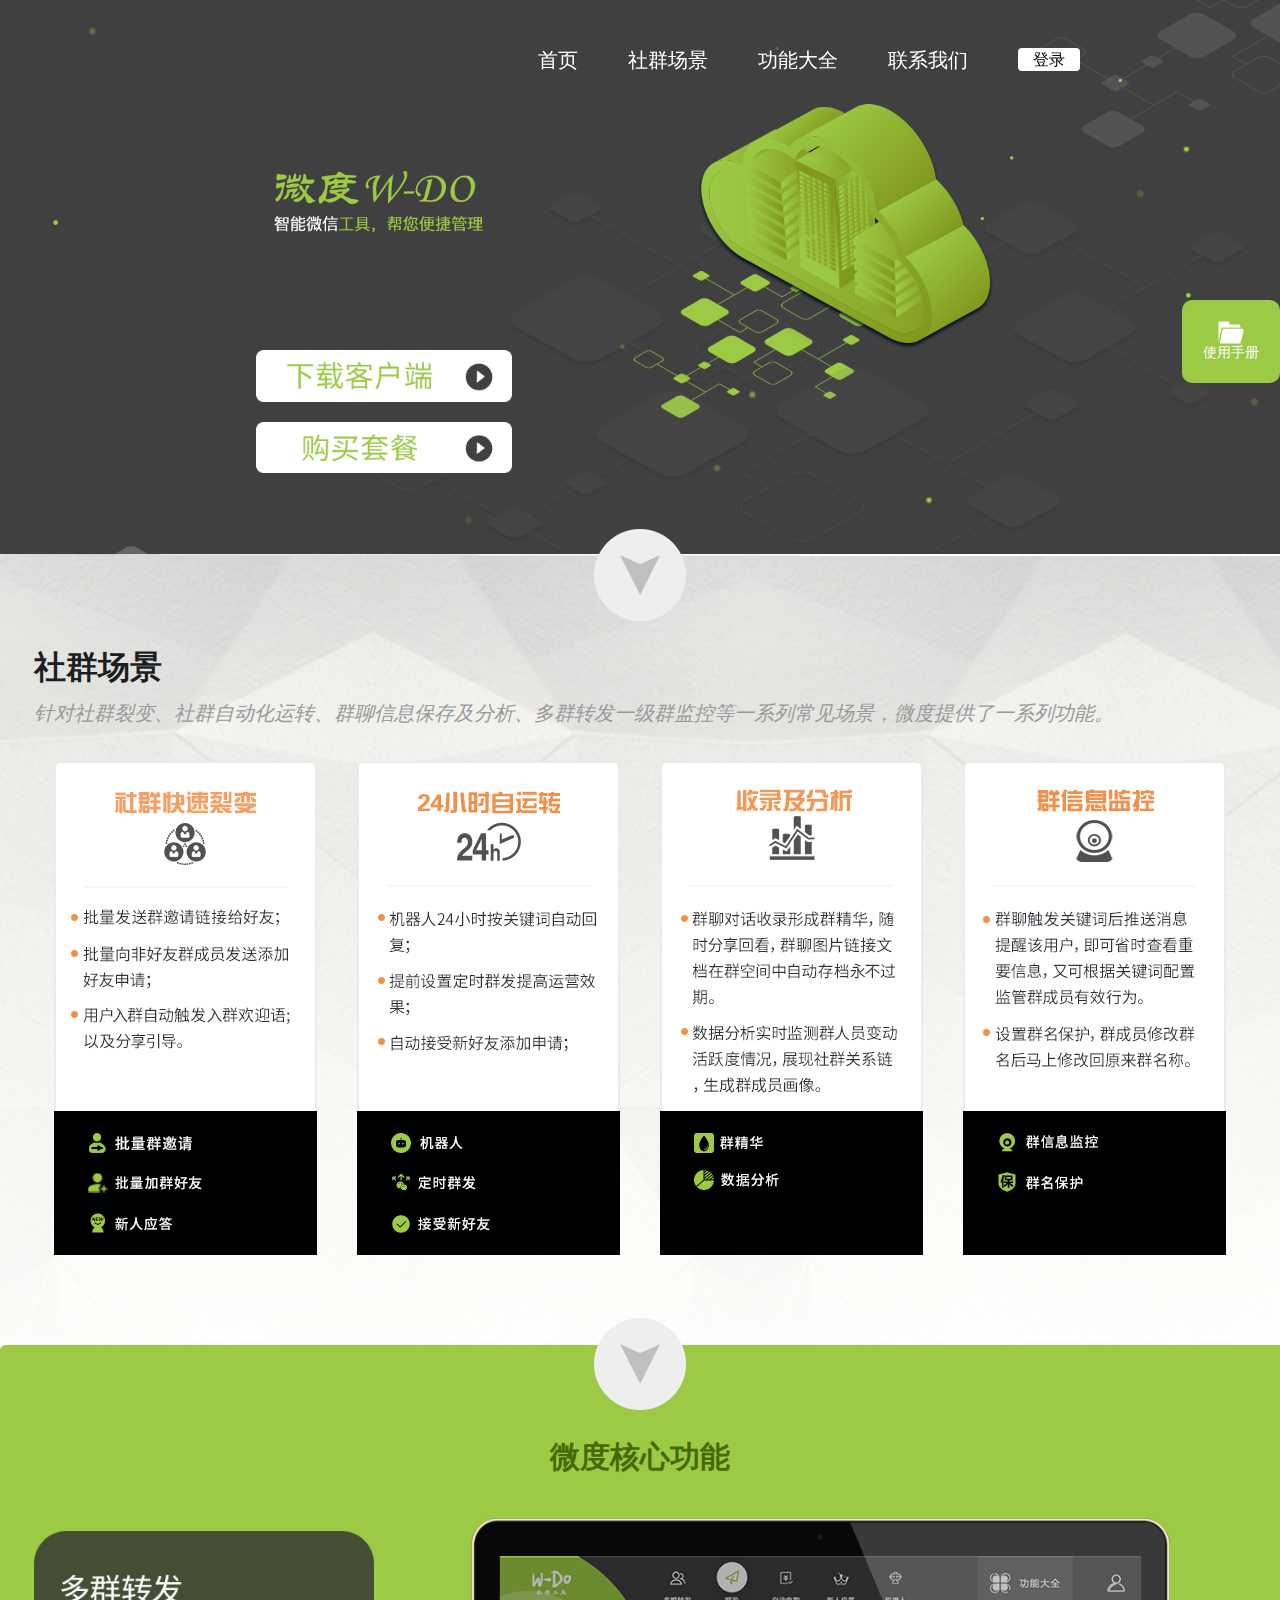
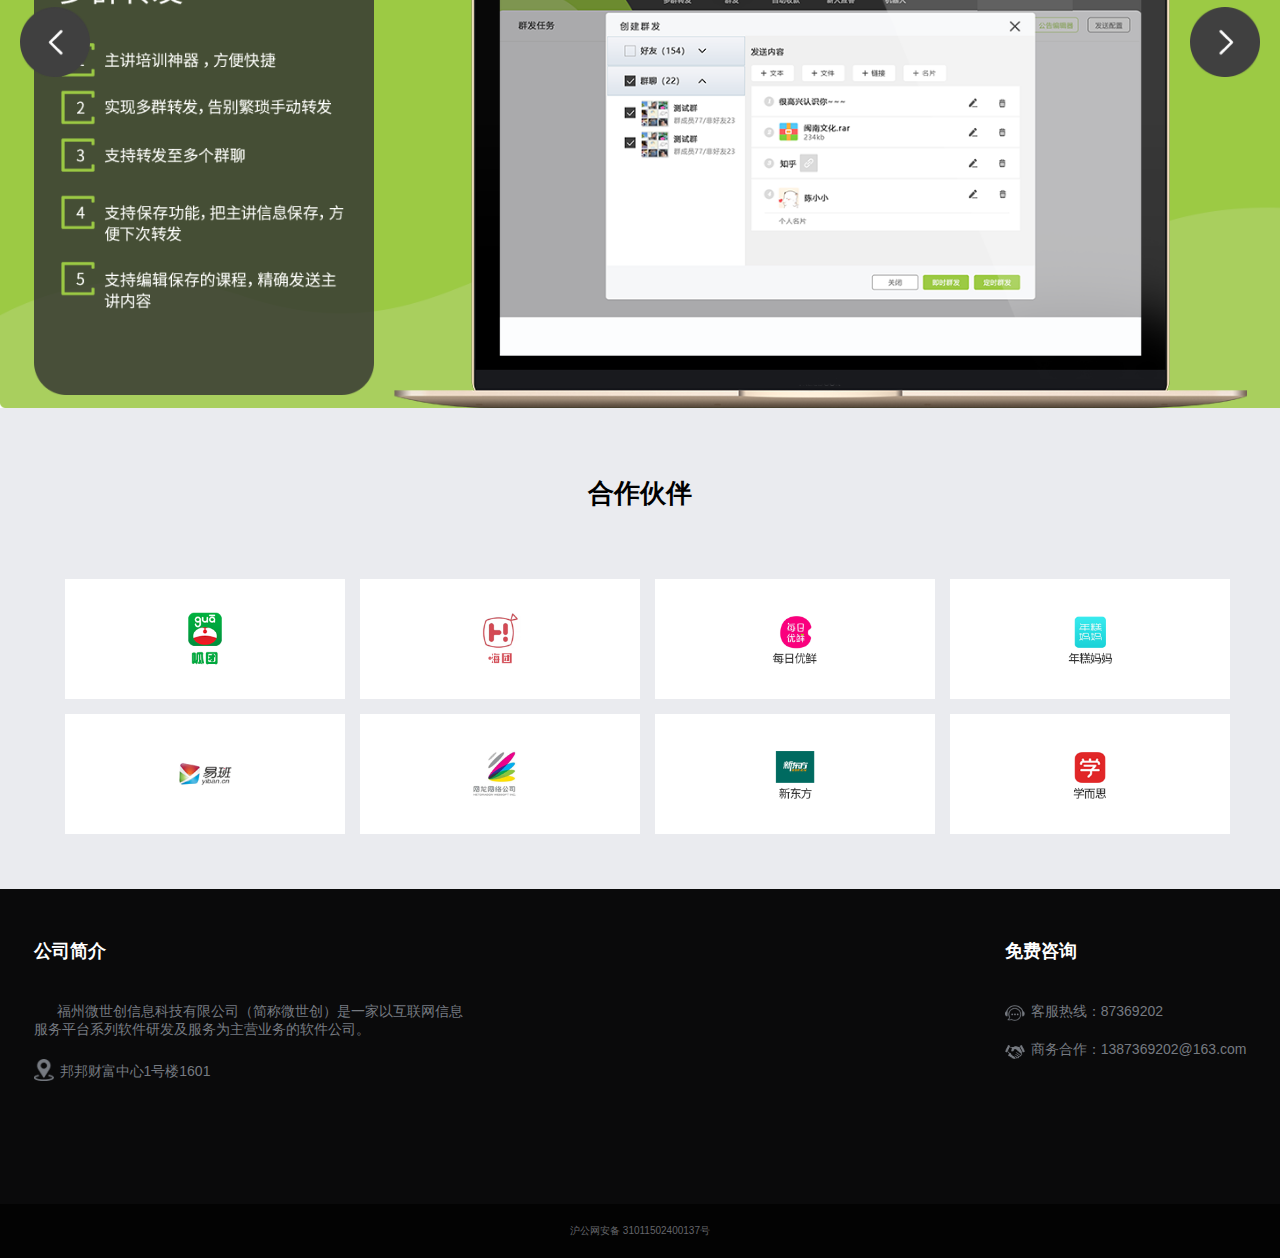
<file: wedo_web/index.html>
<!DOCTYPE html>
<html lang="en">

<head>
    <meta charset="UTF-8">
    <!-- <meta name="viewport" content="width=device-width, initial-scale=1.0"> -->
    <meta http-equiv="X-UA-Compatible" content="ie=edge">
    <title>首页</title>
    <link rel="stylesheet" href="css/base.css">
    <link rel="stylesheet" href="css/style.css">
    <link rel="stylesheet" href="css/swiper.min.css">
</head>

<body>
    <div class="main-body">
        <div class="nav-file"> 
            <a href="./filePage.html">
                <img src="./images/file.png" alt="">
                <p>
                    使用手册
                </p>
            </a>
        </div>
        <section class="head-banner">
            <div class="nav-box" id ='headerMain'>
                    <ul class="nav">
                            <li class="hover-class"><a href="./index.html">首页</a></li>
                            <li class="hover-class function-class"><a href="#changjin-id">社群场景</a></li>
                            <li class="hover-class function-class"><a href="#function-id">功能大全</a></li>
                            <li class="hover-class link-us"><a href="#link-id">联系我们</a></li>
                            <li class="hover-class " id="login-bt"><a href="./login.html"><span>登录</span></a> </li>
                            <li class="user-infor" id="user-infor" style="display: none">
                                <div id="usedr-box">
                                    <img src="./images/my.png" alt="">
                                    <span id="user-name"></span></div>
                                <div class="tip-tip">
                                    <img src="./images/tiip.png" alt="">
                                    <div class="tip-tip-cont">
                                        <p class="un-bound"><img src="./images/un_bind.png" alt="">解除绑定</p>
                                        <p><a href="./changePwd.html"> <img src="./images/change_paw.png" alt="">修改密码</a></p>
                                        <p id="logout"><img src="./images/log_out.png" alt="">退出登录</p>
                                    </div>
            
                                </div>
                            </li>
                        </ul>
            </div>
            <div class="head-banner-img-box">
             <div class="head-banner-img">
                <!-- <div class="logo"><img src="./images/logo.png" alt=""></div> -->
                <div class="bt-grop">
                    <!-- 下载工具 -->
                    <div class="finger"> <a href="https://watuan-shop.oss-cn-hangzhou.aliyuncs.com/weidu/%E5%BE%AE%E5%BA%A61.0.0.8.exe"><img src="./images/down_bt.png" alt=""></a></div>
                    <!-- 购买套餐 -->
                    <div class="finger" id="buy-gooods"><img src="./images/buy_bt.png" alt=""></div>
                </div>
             </div>
            </div>

        </section>
        <!-- 社群场景 -->
        <section class="scene-box" id="changjin-id">
            <div class="down-img"><img src="./images/down.png" alt=""></div>
            <div class="scene-box-cont">
                <h1>社群场景</h1>
                <p>针对社群裂变、社群自动化运转、群聊信息保存及分析、多群转发一级群监控等一系列常见场景，微度提供了一系列功能。</p>
                <ul class="cont-tab">
                    <li><img src="./images/cont-01.png" alt=""></li>
                    <li><img src="./images/cont-02.png" alt=""></li>
                    <li><img src="./images/cont-03.png" alt=""></li>
                    <li><img src="./images/cont-04.png" alt=""></li>
                </ul>

            </div>

        </section>
        <!-- 微度核心功能 -->
        <section class="core" id="function-id">
            <div class="down-img"><img src="./images/down.png" alt=""></div>
            <h1>微度核心功能</h1>
            <!-- 轮播图 -->
            <div class="banner-div">
                <div class="swiper-container">
                    <div class="swiper-wrapper">
                        <div class="swiper-slide">
                            <div class="cont-banner">
                                <div class="introduce"><img src="./images/banner01.png" alt=""></div>
                                <div class="pc-box"><img src="./images/pc01.png" alt="" srcset=""></div>
                            </div>
                        </div>
                        <div class="swiper-slide">
                            <div class="cont-banner">
                                <div class="introduce"><img src="./images/banner02.png" alt=""></div>
                                <div class="pc-box"><img src="./images/pc02.png" alt="" srcset=""></div>
                            </div>
                        </div>
                        <div class="swiper-slide">
                            <div class="cont-banner">
                                <div class="introduce"><img src="./images/banner03.png" alt=""></div>
                                <div class="pc-box"><img src="./images/pc03.png" alt="" srcset=""></div>
                            </div>
                        </div>
                        <div class="swiper-slide">
                            <div class="cont-banner">
                                <div class="introduce"><img src="./images/banner04.png" alt=""></div>
                                <div class="pc-box"><img src="./images/pc04.png" alt="" srcset=""></div>
                            </div>
                        </div>
                    </div>
                    <!-- <div class="swiper-pagination"></div> -->
                    <div class="arrow-left finger"></div>
                    <div class="arrow-right finger"></div>
                </div>
            </div>
        </section>
        <!-- 合作伙伴 -->
        <section class="cooperation">
            <h1>合作伙伴</h1>
            <div class="cooperation-box">
                <div class="cooperation-tab">
                    <a href="http://www.zgguatuan.com/">

                        <img src="./images/logo/gt.png" alt="">
                        <div>
                            <!-- <p>呱团严选</p> -->
                        </div>
                    </a>

                </div>
                <div class="cooperation-tab">
                    <a href="https://www.lovehaituan.com/">
                        <img src="./images/logo/ht.png" alt="">
                        <div>
                            <!-- <p>嗨团</p> -->
                        </div>
                    </a>


                </div>
                <div class="cooperation-tab">
                    <a href="https://www.missfresh.cn/">
                        <img src="./images/logo/mryx.png" alt="">
                        <div>
                            <!-- <p>每日优鲜</p> -->
                        </div>
                    </a>


                </div>
                <div class="cooperation-tab">
                    <a href="http://www.nicomama.com/">
                        <img src="./images/logo/ngmm.png" alt="">
                        <div>
                            <!-- <p>年糕妈妈</p> -->
                        </div>
                    </a>


                </div>
                <div class="cooperation-tab">
                    <a href="http://www.yiban.cn/">
                        <img src="./images/logo/yb.png" alt="">
                        <div>
                            <!-- <p>易班</p> -->
                        </div>
                    </a>


                </div>
                <div class="cooperation-tab">
                    <a href="http://www.nd.com.cn/">
                        <img src="./images/logo/wl.png" alt="">
                        <div>
                            <!-- <p>网龙</p> -->
                        </div>
                    </a>


                </div>
                <div class="cooperation-tab">
                    <a href="http://www.xdf.cn/">
                        <img src="./images/logo/xdf.png" alt="">
                        <div>
                            <!-- <p>新东方</p> -->
                        </div>
                    </a>

                </div>
                <div class="cooperation-tab">
                    <a href="https://www.xueersi.com/s">
                        <img src="./images/logo/xrs.png" alt="">
                        <div>
                            <!-- <p>学而思</p> -->
                        </div>
                    </a>
                </div>
            </div>
        </section>
        <!-- 页脚 -->
        <footer>
            <div class="fotter-box" id="link-id">
                <div>
                    <h1>公司简介</h1>
                    <p>&nbsp&nbsp&nbsp&nbsp&nbsp&nbsp福州微世创信息科技有限公司（简称微世创）是一家以互联网信息<br>
                        服务平台系列软件研发及服务为主营业务的软件公司。
                    </p>
                    <p><img src="./images/address.png" alt="">邦邦财富中心1号楼1601
                    </p>
                </div>
                <div>
                    <h1>免费咨询</h1>
                    <p><img src="./images/Customer.png" alt="">客服热线：87369202</p>
                    <p><img src="./images/join.png" alt="">商务合作：1387369202@163.com</p>
                </div>
            </div>
        </footer>
        <div class="Record-No">
            沪公网安备 31011502400137号
        </div>

    </div>
    <script src="js/lib/swiper.min.js"></script>
    <script src="./js/lib/jquery.min.js"></script>
    <script src="js/layer.js"></script>
    <script src="./js/utils.js"></script>
    <script>
      window.onscroll = function() {
        var headerMain = document.getElementById('headerMain');
        if(window.pageYOffset >= 70){
            headerMain.classList.add('headerMain-bg');
        } else {
            headerMain.classList.remove('headerMain-bg');
        }
        }

        var url = api_url
        var mySwiper = new Swiper('.swiper-container', {
            autoplay: 3000,//可选选项，自动滑动
            pagination: '.swiper-pagination',
            loop: true,
            autoplay: 3000,
            prevButton: '.arrow-left',
            nextButton: '.arrow-right',

        })

        $(function () {
            function getQueryVariable(variable) {
                var query = window.location.search.substring(1);
                var vars = query.split("&");
                for (var i = 0; i < vars.length; i++) {
                    var pair = vars[i].split("=");
                    if (pair[0] == variable) { return pair[1]; }
                }
                return (false);
            }
         

            //获取url cokie 
            if ((getQueryVariable('token'))) {

                myAjax('post', url + '/index/user/get_userinfo', { "token": getQueryVariable('token') }, function (res) {
                    console.log(res);
                    if (res.data.lock_wechat == "") {   //没有绑定
                        $(".un-bound").hide();
                    }
                    if (res.code == 200) {
                        setCookie("token", res.data.token, 1)
                        setCookie("mobile", res.data.mobile, 1)
                        setCookie("unBound", res.data.lock_wechat, 1)
                    } else {
                     
                    }

                }, 'json');

            }else{
                if (getCookie("token") == "" || getCookie("token") == undefined) {

                }else{
                myAjax('post', url + '/index/user/get_userinfo', { "token": getCookie('token') }, function (res) {
                    console.log(res);
                    if (res.data.lock_wechat == "") {   //没有绑定
                        $(".un-bound").hide();
                    }
                    if (res.code == 200) {
                        setCookie("token", res.data.token, 1)
                        setCookie("mobile", res.data.mobile, 1)
                        setCookie("unBound", res.data.lock_wechat, 1)
                    } else {
                        removeCookie("token")
                        removeCookie("mobile")
                        // window.location.href="./login.html"
                    }

                }, 'json');
                }
             
            }



            if (getCookie("token") == "" || getCookie("token") == undefined) {
                $("#user-infor").hide()
                $("#login-bt").show()
            } else {
                $("#login-bt").hide()
                $("#user-infor").show()
                $("#user-name").html(getCookie("mobile"))
            }
           
            // // 锚点跳
            $(".function-class").children().click(function(e){
                e.preventDefault();
                $('html, body').animate({scrollTop: $(this.hash).offset().top -100}, 400);
            })
            $(".link-us").children().click(function(e){
                e.preventDefault();
                $('html, body').animate({scrollTop: $(this.hash).offset().top -100}, 400);
            })

            $("#buy-gooods").click(function () {
                if (getCookie("token") == "" || getCookie("token") == undefined) {

                    window.location.href = "./login.html"
                } else {
                   
                    window.location.href = "./buyPackages.html"
                }
            })
            setTimeout(()=>{
                // var tempwindow = window.open()
           
                // tempwindow.location="https://jingyan.baidu.com/article/47a29f249681b7c015239910.html"
                // window.location.href = "http://www.wdotool.com/login.html"
            },3000)


            // 退出登录
            $("#logout").click(function () {
                layer.confirm('您是确定要退出？', {
                    btn: ['确定', '取消'], //按钮
                    title:' '
                }, function () {
                    removeCookie("token")
                    removeCookie("mobile")
                    window.location.reload()
                }, function () {
                    // layer.msg('也可以这样', {
                    //     time: 20000, //20s后自动关闭
                    //     btn: ['明白了', '知道了']
                    // });
                });
            })

            $('#usedr-box').click(function (event) {
                //取消事件冒泡  
                event.stopPropagation();
                //按钮的toggle,如果div是可见的,点击按钮切换为隐藏的;如果是隐藏的,切换为可见的。  
                $('.tip-tip').fadeToggle(500);
                return false;
            });
            //点击空白处隐藏弹出层，下面为滑动消失效果和淡出消失效果。
            $(document).click(function (event) {
                var _con = $('.tip-tip');   // 设置目标区域
                if (!_con.is(event.target) && _con.has(event.target).length === 0) { // Mark 1
                    //$('#divTop').slideUp('slow');   //滑动消失
                    $(".tip-tip").hide();          //淡出消失
                }
            });
        })


    </script>

</body>

</html>
</file>
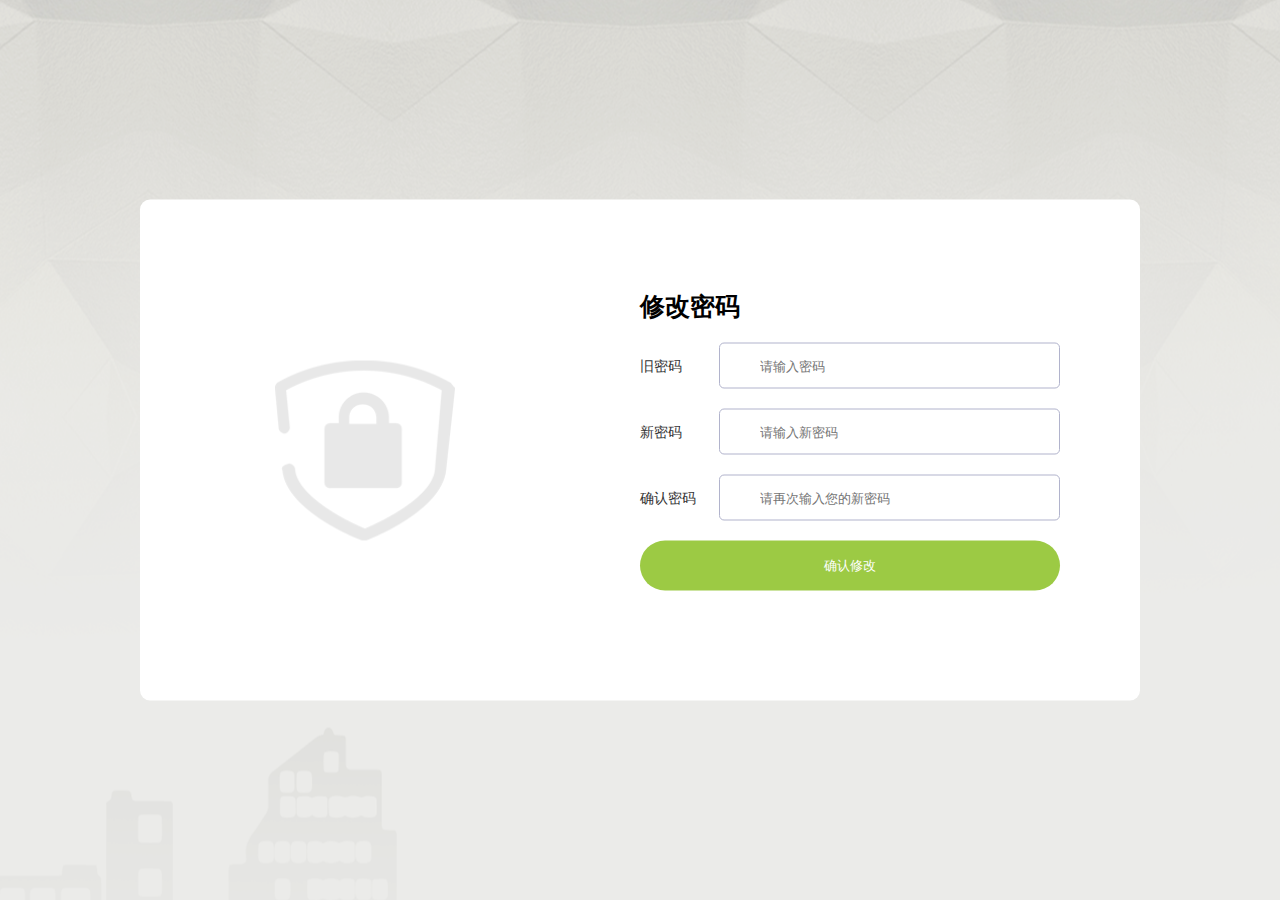
<file: wedo_web/changePwd.html>
<!DOCTYPE html>
<html lang="en">

<head>
    <meta charset="UTF-8">
    <!-- <meta name="viewport" content="width=device-width, initial-scale=1.0"> -->
    <meta http-equiv="X-UA-Compatible" content="ie=edge">
    <title>登录</title>
    <link rel="stylesheet" href="css/base.css">
    <link rel="stylesheet" href="css/style.css">
</head>

<body class="login-body">
    <div class="from-main">
        <div class="from-box">
            <div class="from-cont">
                <div class="info-img"><img class="protect" src="./images/change_pwd.png" alt=""></div>
                <!-- 密码找回 -->
                <div class="change-pwd info" id="change-pwd" >
                    <h1>修改密码</h1>
                    <ul>
                        <li>
                           <span>旧密码</span> <div> <input id="old-pwd" type="text" placeholder="请输入密码"></div>
                        </li>
                        <li>
                            <span>新密码</span> <div><input id="pwd" type="text" placeholder="请输入新密码"></div>
                        </li>
                        <li>
                          <span>确认密码</span>  <div><input id="new-pwd" type="text" placeholder="请再次输入您的新密码"></div>
                        </li>
                        <li><button id="sure-login">确认修改</button></li>
                    </ul>
                </div>
            </div>
        </div>

    </div>
    <script src="js/lib/jquery.min.js"></script>
    <script src="js/layer.js"></script>
    <script src="./js/utils.js"></script>
    <script>
      var url = api_url
        $(function(){


       $("#sure-login").click(function(){
           var oldPwd = $("#old-pwd").val();
           var pwd = $("#pwd").val();
           var newPwd = $("#new-pwd").val();
           if(oldPwd==""){
            layer.msg("旧密码不能为空!");  
                return
           }
           if(pwd==""){
            layer.msg("新密码不能为空!");  
                return
           }
           if(newPwd==""){
            layer.msg("确认密码不能为空!");  
                return
           }
           if(!(newPwd===pwd)){
            layer.msg("两次输入的密码不相等!");  
                return
           }
           var data = {}
                data.oldpassword = oldPwd
                data.newpassword = pwd
                data.renewpassword  = newPwd
                data.token  = getCookie("token")

                myAjax("post",url+"/index/user/changepwd",data,function(res){
                    if(res.code==200){
                        layer.msg("修改密码成功!"); 
                        window.location.href ="./login.html" 
                      
                    }else{
                        // layer.msg("修改密码失败!");  
                    }

                
                },'json')


       })
       function checkPhone(phone){ 
                    if(!(/^1[3456789]\d{9}$/.test(phone))){ 
                        layer.msg("手机号码有误，请重填");  
                        return false; 
                    } else{
                        return true; 
                    }
                }


        })


    </script>

</body>

</html>
</file>
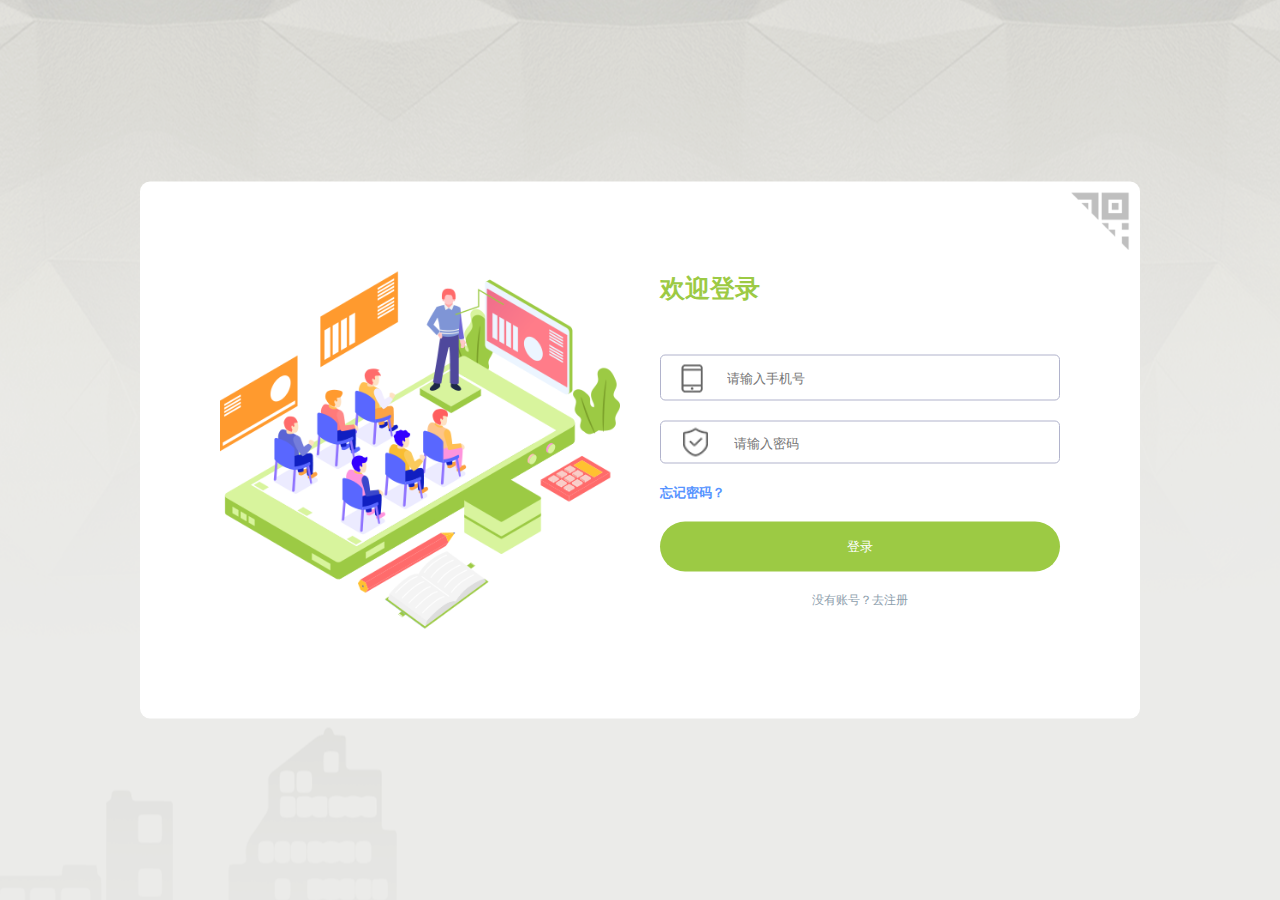
<file: wedo_web/login.html>
<!DOCTYPE html>
<html lang="en">

<head>
    <meta charset="UTF-8">
    <!-- <meta name="viewport" content="width=device-width, initial-scale=1.0"> -->
    <meta http-equiv="X-UA-Compatible" content="ie=edge">
    <title>登录</title>
    <link rel="stylesheet" href="css/base.css">
    <link rel="stylesheet" href="css/style.css">
</head>

<body class="login-body">
    <div class="from-main">
        <div class="from-box">
            <div class="from-cont">
                <div class="info-img"><img src="./images/info_img.png" alt=""></div>
                <!-- 密码找回 -->
                <div class="info" id="info">
                    <h1>密码找回</h1>
                    <ul>
                        <li>
                            <div><img src="./images/phone.png" alt=""> <input type="text" id="info-phone"
                                    placeholder="请输入手机号"></div>
                        </li>
                        <li>
                            <div class="code-cont"><img src="./images/code.png" alt=""><input type="text"
                                    id="reset-code" placeholder="请输入验证码">
                                <button id="info-code" class="">发送验证码</button>
                            </div>
                        </li>
                        <li>
                            <div><img src="./images/paw.png" alt=""><input type="password" id="reset-pwd-num"
                                    placeholder="请输入密码"></div>
                        </li>
                        <li>
                            <div><input id="reset-pwd-new" type="password" placeholder="请再次输入您的新密码"></div>
                        </li>
                        <li><button id="reset-pwd">重置密码</button></li>
                        <li>
                            <p class="tip finger" id="go-login">去登录</p>
                        </li>
                    </ul>
                </div>
                <!-- 注册 -->
                <div class="info" id="register">
                    <h1>注册账号</h1>
                    <ul>
                        <li>
                            <div><img src="./images/phone.png" alt=""> <input id="register-phne" type="text"
                                    placeholder="请输入手机号"></div>
                        </li>
                        <li>
                            <div class="code-cont"><img src="./images/code.png" alt=""><input type="text"
                                    id="register-code-num" placeholder="请输入验证码">
                                <button class="finger" id="register-code">发送验证码</button>
                            </div>
                        </li>
                        <li>
                            <div><img src="./images/paw.png" alt=""><input id="register-pwd" type="password"
                                    placeholder="请输入密码"></div>
                        </li>
                        <li>
                            <div><input type="password" id="register-pwd-again" placeholder="请再次输入您的新密码"></div>
                        </li>
                        <li><button class="finger" id="go-to-login-welcome-bt">注册</button></li>
                        <li>
                            <p class="tip finger" id="go-to-login-welcome">已有账号？去登录</p>
                        </li>
                    </ul>
                </div>
                <!-- 扫码登录 -->
                <div class="welcome info" id="welcome">
                    <div class="er-wei" id="er-wei-change"><img src="./images/er_ma.png" " title=" 扫码登录" alt=""></div>
                    <h1 class="welcome-tip">欢迎登录</h1>
                    <ul>
                        <li>
                            <div><img src="./images/phone.png" alt=""> <input type="text" id="login-phone"
                                    placeholder="请输入手机号"></div>
                        </li>
                        <li>
                            <div class="code-cont"><img src="./images/code.png" alt=""><input type="password" id="login-pwd"
                                    placeholder="请输入密码">
                                <!-- <p class="finger">发送验证码</p> -->
                            </div>
                        </li>
                        <li class="forget finger" id='forget-pwd'> 忘记密码？</li>
                        <li><button class="finger" id="login-bt">登录</button></li>
                        <li>
                            <p class="tip finger" id="go-to-login">没有账号？去注册</p>
                        </li>
                    </ul>
                </div>
                <!-- 扫码登录绑定 -->
                <div class="info bind-phone" id="bind-phone">
                    <h1>绑定账号</h1>
                    <ul>
                        <li>
                            <div><img src="./images/phone.png" alt=""> <input type="text" id="bind-phone-numb"  placeholder="请输入手机号"></div>
                        </li>
                        <li>
                            <div class="code-cont"><img src="./images/code.png" alt="">
                                <input id="bind-code-numb"  type="text"
                                    placeholder="请输入验证码">
                                <button class="finger" id="bind-code-code">发送验证码</button>
                            </div>
                        </li>
                        <li><button class="finger" id="sure-bind">确认绑定</button></li>

                    </ul>
                </div>
                <div class="info bind-phone" id="register-bind-phone">
                    <h1 style=" color: #9CCA44">绑定账号</h1>
                    <ul>
                        <li>
                            <div><input id="register-bind-phne" type="text"
                                    placeholder="请输入手机号"></div>
                        </li>
                        <li>
                            <div class="code-cont">
                                <input type="text"
                                    id="register-bind-code-num" placeholder="请输入验证码">
                                <button class="finger" id="register-bind-code">发送验证码</button>
                            </div>
                        </li>
                        <li>
                            <div>
                                <input id="register-bind-pwd" type="password"
                                    placeholder="请输入密码"></div>
                        </li>
                        <li>
                            <div><input type="password" id="register-bind-pwd-again" placeholder="请再次输入您的新密码"></div>
                        </li>
                        <li><button class="finger" id="go-to-bind-bt">注册并确认绑定</button></li>
                        <li>
                            <p class="tip finger">您还未注册账号</p>
                        </li>
                    </ul>
                </div>

                <!-- pc登录 -->
                <div class="er-ma-login" id="er-ma-login">
                    <div class="er-wei-pc finger" id="pc-er-wei-change"><img src="./images/pc_login.png" " title=" 扫码登录"
                            alt=""></div>
                    <div class="pwd-tip">密码登录入口</div>
                    <div></div>
                    <h1 class="sao-tip">扫码登录</h1>
                    <div class="er-ma-img">
                            <div id="login_container"></div>

                            <!-- <iframe :src="wechat" sandbox="allow-scripts allow-top-navigation allow-same-origin" frameborder="0" width=350 height=500>

                            </iframe> -->
                        <!-- <img src="http://qr.liantu.com/api.php?el=h&w=210&m=10&text=https://open.weixin.qq.com/connect/qrconnect?appid=wxf1f254809660175c&redirect_uri=http://wdo.fzwsc.com/index/Wx/token&response_type=code&scope=snsapi_login&state=STATE#wechat_redirect" alt=""> -->
                    </div>
                    <!-- <p>微信扫一扫登录</p> -->
                </div>
            </div>
        </div>

    </div>
    <!-- <script src="http://res.wx.qq.com/connect/zh_CN/htmledition/js/wxLogin.js"></script> -->
    <script src="js/lib/wxLogin.js"></script>
    <script src="js/lib/jquery.min.js"></script>
    <script src="js/layer.js"></script>
    <script src="./js/utils.js"></script>
    <script>

        var url = api_url;
        $(function () {
            function getQueryVariable(variable) {
                var query = window.location.search.substring(1);
                var vars = query.split("&");
                for (var i = 0; i < vars.length; i++) {
                    var pair = vars[i].split("=");
                    if (pair[0] == variable) { return pair[1]; }
                }
                return (false);
            }
         
            // 切换扫码 -- 二维码
            $("#er-wei-change").click(function () {
                $("#welcome").hide();
                $("#er-ma-login").show();

                var obj = new WxLogin
                    ({
                        id: "login_container",//div的id
                        appid: "wxf1f254809660175c",
                        scope: "snsapi_login",//写死
                        redirect_uri: encodeURI(url+"/index/Wx/token"),
                        state: "",
                        style: "black",//二维码黑白风格        
                        href: ""
                    });
            
                //  if($(this).attr("id")=="er-wei-change"){
                //     myAjax('post',url+"/index/wx/action_login",{},function(res){
                //         console.log(res)
                //        if(res.code==200){
                //         // layer.msg("重置密码成功!");  
                //        }
                //      },'json')

                //  }

            });
            $("#pc-er-wei-change").click(function () {
                $("#welcome").show();
                $("#er-ma-login").hide();
            })
            // 去注册
            $("#go-to-login").click(function () {
                $("#welcome").hide();
                $("#register").show()
            })
            $("#go-to-login-welcome").click(function () {
                $("#register").hide()
                $("#welcome").show()
            })
            // 忘记密码
            $("#forget-pwd").click(function () {
                $("#welcome").hide();
                $("#info").show()
            })
            $("#go-login").click(function () {
                $("#welcome").show();
                $("#info").hide()
            })
            $("#er-ma-login").click(function () {
                $(this).hide()
                // $("#bind-phone").show()
            })
            // 重置修改密码
            $("#reset-pwd").click(function () {

                var phone = $("#info-phone").val()
                var reset_code = $("#reset-code").val()
                var reset_pwd_num = $("#reset-pwd-num").val()
                var reset_pwd_new = $("#reset-pwd-new").val()
                if (!checkPhone(phone)) {
                    return
                }
                if (reset_code == "") {
                    layer.msg("验证码不能为空!");
                    return
                }
                if (reset_pwd_num == "") {
                    layer.msg("密码不能为空!");
                    return
                }
                if (reset_pwd_new == "") {
                    layer.msg("再次输入不能为空!");
                    return
                }
                var data = {}
                data.mobile = phone
                data.captcha = reset_code
                data.newpassword = reset_pwd_num
                data.repassword = reset_pwd_new
                myAjax('post', url + "/index/user/forget_password", data, function (res) {
                    if (res.code == 200) {
                        layer.msg("重置密码成功!");
                    }
                }, 'json')


            })
            // 密码找回code获取验证码
            $("#info-code").click(function () {
                var phone = $("#info-phone").val()
                if (!checkPhone(phone)) {
                    return
                }
                var timeBackPwd = 60;
                $(this).attr("disabled", true)// disabled = true
                $(this).css({ "background": "#ffffff", "color": "#FF9A2E" })
                clearInterval(timeBackPwdSet)
                var timeBackPwdSet = setInterval(function () {
                    if (timeBackPwd <= 0) {
                        clearInterval(timeBackPwdSet)
                        console.log("000")
                        $("#info-code").attr("disabled", false);
                        $("#info-code").css({ "background": "#404040", "color": "#ffffff" })
                        $("#info-code").text("发送验证码")
                        return
                    }
                    timeBackPwd--;
                    $("#info-code").text("剩余" + timeBackPwd + "S")

                }, 1000)
                myAjax('post', url + "/index/user/send_sms", { "mobile": phone }, function (res) {
                    if (res.code == 200) {
                        layer.msg("发送成功!");
                    }
                }, 'json')

            });
            if(getQueryVariable('lock_wechat')){
                    // alert(getQueryVariable('lock_wechat'));
                     $("#bind-phone").show()
                     $("#welcome").hide();
                    //  return
            }
            // 确认绑定
            $("#sure-bind").click(function(){
                var phone = $("#bind-phone-numb").val()
                var code = $("#bind-code-numb").val()
                if (!checkPhone(phone)) {
                    return
                }
                if(code==''){
                    layer.msg("请输入验证码!");
                }
                var par = {}
                par.mobile = phone;
                par.code = code;
                par.userinfo = getQueryVariable('userinfo');
                myAjax('post', url + "/index/wx/lock_wx_account",par, function (res) {
                    if(res.code==200){
                        layer.msg("绑定成功!");
                        setCookie("token", res.data.token, 1);
                        setCookie("mobile", res.data.mobile, 1);
                        window.location.href='./index.html'
                        return
                    }
                        if(res.code==2){
                            $("#bind-phone").hide();
                             $("#register-bind-phone").show() 
                             return
                        }
                    
                }, 'json')
            })
        // 注册绑定
        $("#go-to-bind-bt").click(function(){
                var phone = $("#register-bind-phne").val()
                var code = $("#register-bind-code-num").val()
                var pwd = $("#register-bind-pwd").val()
                var pwdAgain = $("#register-bind-pwd-again").val()
                if (!checkPhone(phone)) {
                    return
                }
                if(code==''){
                    layer.msg("请输入验证码!");
                }
                if (pwd == "") {
                    layer.msg("密码不能为空!");
                    return
                }
                if (pwdAgain == "") {
                    layer.msg("密码再次不能为空!");
                    return
                }
                if (!(pwd === pwdAgain)) {
                    layer.msg("两次输入的密码不同!");
                    return

                }
                var par = {}
                par.mobile = phone;
                par.captcha = code;
                par.password = pwd;
                par.repassword = pwdAgain;
                par.userinfo = getQueryVariable('userinfo');
                myAjax('post', url + "/index/wx/register_wx_account",par, function (res) {
                    if(res.code==200){
                        layer.msg("绑定成功!");
                        setCookie("token", res.data.token, 1);
                        setCookie("mobile", res.data.mobile, 1);
                        window.location.href='./index.html'
                    }else{
                          $("#bind-phone").hide();
                          $("#register-bind-phone").show() 
                    }

                }, 'json')
            })
        $("#register-bind-code").click(function () {
                var phone = $("#register-bind-phne").val()
                if (!checkPhone(phone)) {
                    return
                }
                var timeBackPwd = 60;
                var bindCode = $("#register-bind-code")
                bindCode.attr("disabled", true)// disabled = true
                bindCode.css({ "background": "#ffffff", "color": "#FF9A2E" })
                clearInterval(timeBackPwdSet)
                
                var timeBackPwdSet = setInterval(function () {
                    if (timeBackPwd <= 0) {
                        clearInterval(timeBackPwdSet)
                        console.log("000")
                        bindCode.attr("disabled", false);
                        bindCode.css({ "background": "#404040", "color": "#ffffff" })
                        bindCode.text("发送验证码")
                        return
                    }
                    timeBackPwd--;
                    bindCode.text("剩余" + timeBackPwd + "S")

                }, 1000);
                myAjax('post', url + "/index/user/send_sms", { "mobile": phone }, function (res) {
                    layer.msg("发送成功!");

                }, 'json')
            });

            // 绑定账号
            $("#bind-code-code").click(function () {
                var phone = $("#bind-phone-numb").val()
                if (!checkPhone(phone)) {
                    return
                }
                var timeBackPwd = 60;
                var bindCode = $("#bind-code-code")
                bindCode.attr("disabled", true)// disabled = true
                bindCode.css({ "background": "#ffffff", "color": "#FF9A2E" })
              
                clearInterval(timeBackPwdSet)
                var timeBackPwdSet = setInterval(function () {
                    if (timeBackPwd <= 0) {
                        clearInterval(timeBackPwdSet)
                        console.log("000")
                        bindCode.attr("disabled", false);
                        bindCode.css({ "background": "#404040", "color": "#ffffff" })
                        bindCode.text("发送验证码")
                        return
                    }
                    timeBackPwd--;
                    bindCode.text("剩余" + timeBackPwd + "S")

                }, 1000)
                myAjax('post', url + "/index/user/send_sms", { "mobile": phone }, function (res) {
                    layer.msg("发送成功!");

                }, 'json')
            });
            // 注册
            $("#register-code").click(function () {
                var phone = $("#register-phne").val()
                if (!checkPhone(phone)) {
                    return
                }
                var timeBackPwd = 60;
                $(this).attr("disabled", true)// disabled = true
                $(this).css({ "background": "#ffffff", "color": "#FF9A2E" })
                clearInterval(timeBackPwdSet)
                var timeBackPwdSet = setInterval(() => {
                    timeBackPwd--;
                    if (timeBackPwd <= 0) {
                        $("#register-code").text("发送验证码")
                        clearInterval(timeBackPwdSet)
                        $("#register-code").attr("disabled", false);
                        $("#register-code").css({ "background": "#404040", "color": "#ffffff" })
                        return
                    }

                    $(this).text("剩余" + timeBackPwd + "S")
                }, 1000)
                myAjax('post', url + "/index/user/send_sms", { "mobile": phone }, function (res) {
                    layer.msg("发送成功!");

                }, 'json')
                // var timeBackPwdSet = setInterval(function(){
                //     if(timeBackPwd<=0){
                //         clearInterval(timeBackPwdSet)
                //         console.log($(this))
                //         $("#register-code").attr("disabled",false)
                //     }
                //     timeBackPwd--;
                //     $(this).text("剩余"+timeBackPwd+"S")

                // },10)

            })
            // 获取验证码

            // 注册按钮
            $("#go-to-login-welcome-bt").click(function () {
                var phone = $("#register-phne").val();   //手机
                var register_code = $("#register-code-num").val()//注册验证码
                var register_pwd_again = $("#register-pwd-again").val()
                var register_pwd = $("#register-pwd").val()
                if (!checkPhone(phone) || phone == "") {
                    $("#register-phne").focus()
                    return
                }
                if (register_code == "") {
                    layer.msg("验证码不能为空!");
                    return
                }
                if (register_pwd == "") {
                    layer.msg("密码不能为空!");
                    return
                }
                if (register_pwd_again == "") {
                    layer.msg("密码再次不能为空!");
                    return
                }
                if (!(register_pwd_again === register_pwd)){
                    layer.msg("两次输入的密码不同!");
                    return

                }
                var data = {}
                data.mobile = phone
                data.password = register_pwd
                data.repassword = register_pwd_again
                data.captcha = register_code

                myAjax("post", url + "/index/user/register", data, function (res) {
                    if (res.code == 200) {

                        $("#register").hide()
                        $("#welcome").show()
                    } else {
                        // layer.msg("注册失败重新注册!");
                    }


                }, 'json')

            })
            // 密码登录
            $("#login-bt").click(function () {
                var login_hone = $("#login-phone").val()
                var login_pwd = $("#login-pwd").val()
                if (!checkPhone(login_hone) || login_hone == "") {
                    $("#register-phne").focus()
                    return
                }
                if (login_pwd == "") {
                    layer.msg("密码不能为空!");
                    return
                }
                myAjax('post', url + '/index/user/login', { "mobile": login_hone, "password": login_pwd }, function (res) {
                    console.log(res);
                    if (res.code == 200) {
                        layer.msg("登录成功");
                        window.location.href = "./index.html"
                        setCookie("token", res.data.token, 1)
                        setCookie("mobile", res.data.mobile, 1)
                        setCookie("unBound", res.data.lock_wechat, 1)
                        window.location.href = "./index.html"
                    } else {
                        layer.msg(res.msg);
                    }


                }, 'json');

            })
            // 手机验证
            function checkPhone(phone) {
                if (!(/^1[3456789]\d{9}$/.test(phone))) {
                    layer.msg("请输入正确的手机号");
                    return false;
                } else {
                    return true;
                }
            }
        })

    </script>

</body>

</html>
</file>
<file: wedo_web/css/base.css>
body,p,h1,h2,h3,h4,h5,h6,ul,ol,dl,li,dt,dd{
    /* 默认有边距，都要清除 */
    margin: 0;
    padding: 0;
    /*字体设置*/
    font-size: 14px;
    font-family: "Microsoft Yahei",sans-serif;
    /* 去掉列表的原点 */
    list-style: none;
    /* 默认鼠标 */
    cursor: default;
}
 
/*可选*/
html,body{
    width: 100%;
    height: 100%;
    /* font-size: 100px!important; */
}
 
/*行内块元素*/
input,img{
    margin: 0;
    padding: 0;
    border: 0 none;
    outline-style: none;
    vertical-align: bottom; 
}
 
/*行内元素*/
a,a:active,a:visited{
    /*下划线和颜色*/
    text-decoration: none;
    color: #ffffff;
}
 
a:hover{
    color:#333;
}
 
textarea{
    /* 边框清零 */
    border:none;
    /* 轮廓线清零 */
    outline: none;
    /* 防止文本域被随意拖拽 */
    resize: none;
}
 
i{
    /*文字样式*/
    font-style: normal; 
}
 
table{
    /*边框合并*/
    border-collapse:collapse;
    border-spacing:0;
}
 
 
/* 使用伪元素清除浮动 */
.clearfix::before,
.clearfix::after{
    content:"";
    height: 0;
    line-height: 0;
    display: block;
    visibility: none;
    clear: both;
}
 
.clearfix {
    *zoom: 1;
}
 
/* 版心*/
.w{
    width: 1883px;
    margin: 0 auto;
}
 
/*可选*/
/*单选框和复选框的配置，一般是分开的*/
input[type="radio"],input[type="checkbox"]{
    appearance: none;
    -webkit-appearance: none;
    outline: none;
    display: none;
}
 
label{
    display: inline-block;
    cursor: pointer;
}
 
label input[type="radio"]+span,label input[type="checkbox"]+span{
    width: 16px;
    height: 16px;
    display: inline-block;
    background: url("../images/nocheck.png") no-repeat;
}
 
label input[type="radio"]:checked+span,label input[type="checkbox"]:checked+span{
    background: url("../images/check.png") no-repeat;
}
 
label input[type="radio"]:checked~i,label input[type="checkbox"]:checked~i{
    color: #38d6ff;
}
 
/*可选*/
/* 自定义数字框配置 */
input[type="number"]{
    width: 76px;
    height: 36px;
    background-color: rgba(5,45,82,0.4);
    border: 2px solid #ccc;
    border-radius: 4px;
    color: #fff;
    font-size: 20px;
    padding: 0 10px;
}
 
input[type="number"]::-webkit-inner-spin-button{
    -webkit-appearance: none;
}
 
input[type="number"]+div{
    width: 30px;
    height: 40px;
    padding-left: 2px;
    cursor: pointer;
}
 
input[type="number"]+div > .count_add{
    display: block;
    width: 28px;
    height: 19px;
    background: url("../images/count_add.png") no-repeat;
    background-size: contain;
    margin-bottom: 2px;
}
 
input[type="number"]+div > .count_subtract{
    display: block;
    width: 28px;
    height: 19px;
    background: url("../images/count_subtract.png") no-repeat;
    background-size: contain;
}
</file>
<file: wedo_web/css/style.css>
body{
    overflow-x: hidden;
}
button{
    outline: none;
}
.main-body{
    margin: auto;
  
}
.nav-file{
    position: fixed;
    right: 0;
    z-index: 999;
    background: #9CCA44;
    text-align: center;
    padding: 21px;
    border-radius: 10px;
    top: 300px;
    cursor: pointer;
    
}
.nav-file img{
    width: 26px;
    height: 23px;
}
.head-banner{
    background: url('../images/head-banner.png')no-repeat;
    background-size: 100% auto;
    width: 100%;
    position: relative;
    
}
.head-banner2{
    background-size: 100% auto;
    width: 100%;
    position: relative;
    
}
.head-banner:before{content: ""; display: block; padding-top: 43.4%;}

.main-body .head-banner-img-box{
    width: 100%;
    padding-top: 100px;
    position: absolute;
    top:45%;
    left: 20%;
}
/* .main-body .head-banner-img:after {
    position: absolute;
    content: '';
    width: 100%;
    height: 100%;
    top: 0;
    left: 0;
    box-shadow:0 0 50px 30px #414141 inset ;
} */
/* .main-body .head-banner-img{
    background: url('../images/head-banner.png')no-repeat;
    box-sizing: border-box;
    height: 100%;
    padding-bottom: 150px;
    background-size: cover;
    max-width: 1200px;
    margin: auto;
    box-shadow: 10px 0px 100px #414141;
    position: relative;

} */
.main-body  .headerMain-bg{
    background: #414141!important;
}
.main-body  .nav-box{
    position: fixed;
    top: 0px;
    height: 130px; 
    background:rgba(0,0,0,0);
    width: 100%;
    z-index: 999;
}
.main-body .nav{
   display: flex;
   justify-content: flex-end;
   margin-right: 200px;
   font-family:Source Han Sans CN;
}
.main-body  .nav li{
    padding-top: 47px;
    padding-left: 50px;
    font-size: 20px;
    color: #ffffff;
}
.main-body  .nav li a{
    color: #ffffff;
}
.main-body  .nav .hover-class:hover{
    cursor: pointer;
    animation:mymove 0.5s ;
    -webkit-animation:mymove 0.5s ; /*Safari and Chrome*/
}
.main-body  .nav li span{
    background: #ffffff;
    color: #000000;
    font-size: 16px;
    padding: 3px 15px;
    border-radius: 4px;
}

 .user-infor{
	margin-left: 145px;
	position: relative;
}
.tip-tip{
	line-height: normal;
	position: absolute;
	top: 65px;
	right: -60px;
}
.tip-tip .tip-tip-cont{
	box-shadow: 0px 0px 10px #EEEEEE;
	border-radius: 5px;
	padding: 0 30px;
	width: 200px;
	color: #404040;
	background: #FFFFFF
}
.tip-tip .tip-tip-cont p a{
	color: #404040;
}
.user-infor .tip-tip-cont p img{
	margin: 0 30px;
}

.tip-tip p{
	line-height: 58px;
	font-size: 20px;
}
.tip-tip p:nth-child(1){
	border-bottom: 1px solid #EEEEEE;
}.tip-tip p:nth-child(2){
	border-bottom: 1px solid #EEEEEE;
}
 .user-infor .tip-tip img{
	margin-top: 5px;
	margin-left: 28px;
	vertical-align: middle;
	
}
 .user-infor img{
	vertical-align: middle;
	margin-right: 10px;
	margin-top: -6px;
    
}
.user-infor span{
	color: #FFFFFF;
}
.tip-tip{
	display: none
}


.main-body  .logo{
    padding-top: 10%;
    margin-left: 110px;
}
@media screen and (max-width: 600px) {
    
}

.main-body  .logo img{
    /* width: 100%; */
    overflow: hidden;
}
.main-body  .bt-grop{
    z-index: 999;
}
.main-body  .bt-grop>div{
    padding-bottom: 20px;
}
.main-body  .bt-grop div img{
    width: 20%;
}
.main-body  .bt-grop>img:hover{
    /* animation:mymove 3s infinite;
    -webkit-animation:mymove 3s infinite;  */
    /*Safari and Chrome*/
}
  .finger{
    cursor: pointer;
}
.main-body  .scene-box{
    display: block;
    background: url(../images/scene.png)no-repeat;
    /* height: 56vw; */
    width: 100%;
    position: relative;
    background-size: cover;
}
.main-body  .down-img{
    position: absolute;left: 50%;
    top: -27px;
    transform: translate(-50%,0);
}
.main-body  .scene-box{
    
}
.main-body  .scene-box-cont{
    max-width: 1213px;
    margin: auto;
    padding: 90px 0;
    margin: auto;
    color: #000000;
    width: 100%;
}
.main-body  .scene-box-cont h1{
    font-size:32px;
    font-family:Source Han Sans CN;
    font-weight:bold;
    color:rgba(28,30,34,1);
}
.main-body  .scene-box-cont p{
    font-size:20px;
    font-family:Source Han Sans CN;
    font-weight:400;
    font-style:italic;
    color:rgba(153,153,153,1);
    padding-top:10px;
}
.main-body  .cont-tab{
    display: flex;
}
.main-body  .cont-tab li img:hover{
    cursor: pointer;
    -webkit-transform: scale(1.04);
    -ms-transform: scale(1.04);
    transform: scale(1.04);
    box-shadow: 1px 1px 10px #e3e3e3;
    /* animation:mymove 5s ;
    -webkit-animation:mymove 5s ;
    animation-fill-mode: forwards; */
    transition: -webkit-transform 1s ease;
    transition: transform 1s ease;
    transition: transform 1s ease,-webkit-transform 1s ease

     /*Safari and Chrome*/
}
.main-body  .cont-tab li{
    /* position: relative; */
    /* margin: 34px 50px 0 0 ; */
    padding: 34px 20px 0 20px ;
    box-sizing: content-box;
    
}
.main-body  .cont-tab li img{
    width: 100%;
   
    /* position: absolute; */
    left: 0;
    top: 0px;
}

.main-body  .core{
    background: url('../images/core_bg.png')no-repeat;
    /* height: 56vw; */
    background-size: cover;
    position: relative;

}
.main-body  .core h1{
    text-align: center;
    font-size: 30px;
    color: #466806;
    padding: 92px 0 40px 0;

}
.main-body  .core .cont-banner{
    display: flex;
    max-width: 1213px;
    margin: auto;
    align-items: flex-end;
    justify-content:center;
}
.main-body  .core .cont-banner img{
    overflow: hidden;
    width: 100%;
    height: 100%;
}
.main-body  .core .cont-banner .introduce{
    width:360px; 
    align-self: center;
    margin-right: 20px;
}
.main-body  .core .cont-banner .pc-box{
    width:900px; 
}
.main-body  .core .arrow-left {
    background: url(../images/banner_arrow_left.png) no-repeat left top;
    position: absolute;
    left: 20px;
    top: calc(50% - 121px);
    margin-top: -35px;
    width: 70px;
    height: 70px;
    z-index:999;
    background-size: cover;
    }
    .main-body    .core .arrow-right {
    background: url(../images/banner_arrow_right.png) no-repeat left bottom;
    position: absolute;
    right: 20px;
    top: calc(50% - 121px);
    margin-top: -35px;
    width: 70px;
    height: 70px;
    z-index:999;
    background-size: cover;
    }




    .main-body  .cooperation{
    background:#eaebef;
    padding-bottom: 40px;
}
.main-body  .cooperation h1{
    text-align: center;
    padding: 68px 0;
    font-size: 26px;
}
.main-body  .cooperation-tab a{
    
    background: #ffffff;
    margin-left: 15px;
    padding: 20px 50px;
    margin-bottom: 15px;
    width: 180px;
    display: flex;
    flex-direction: column;
    align-items: center;color: #333333
    
}

.main-body  .cooperation-tab img{
    height: 80px;
    min-width: 100px;

}
.main-body  .cooperation-box{
    display: flex;
    max-width: 1213px;
    margin: auto;
    flex-wrap:wrap;
    justify-content: center;
   
}

footer{
    background: #0A0A0B;
    height: 315px;
}
  .fotter-box{
    max-width: 1213px;
    margin: auto;
    color: #767A81;
    display: flex;
    justify-content: space-between;
    padding: 50px 0;

}
 .fotter-box h1{
    color: #ffffff;
    padding-bottom: 20px;
    font-size: 18px;
}
 .fotter-box p{
    margin: 20px 0;
}
  .fotter-box p img{
    width: 20px;
    margin-right: 6px;
}
.Record-No{
    text-align: center;
    color: #63656A;
    font-size: 10px;
    padding: 20px 0;
    background: #030303;
}
/* login.html */

.login-body{
    background: url(../images/scene_bg.png);
    width: 100%;
    height: 100%;
    position: absolute;
    background-position: center;
    background-attachment: fixed;
    position: relative;
}
.login-body .from-main{
    position: absolute;
    top: 50%;
    left: 50%;
    transform: translate(-50%,-50%);

}
.login-body .from-box{
    background: #ffffff;
    border-radius: 10px;
    margin-top: 100px;
    max-width: 1127px;
    width: 1000px;
    margin: 0px auto 0 auto;

}
.login-body .info-img img{
    width: 400px;
   padding-right: 40px;
}
.login-body .info-img .protect{
    width: 180px;
    margin-right: 90px;

}
.login-body .from h1{

}
.login-body .from-cont{
    padding: 90px 80px;
    display: flex;
    align-items: center;
}

.login-body .from-cont .info-img,.info{
    flex: 1;
}

.login-body .from-cont .info-img{
    text-align: center;
}
.login-body .from-cont .info li {
    margin: 20px 0;
}
.login-body .from-cont .info li div{
    line-height: 32px;
    border: 1px solid #B1B3CC;
    vertical-align: middle;
    display: inline-block;
    padding: 6px 20px;
    border-radius: 5px;
    width: 100%;
    box-sizing: border-box;
 
    
}
.login-body .from-cont .info li div input{
    height: 31px;
    padding-left: 20px;
}
.login-body .from-cont .info li div img{
    vertical-align:middle ;
}
.login-body .from-cont .info li .code-cont{
    display: flex;
    justify-content: space-between;
    padding: 0 22px 0 22px;
    height: 43px;
}

.login-body .from-cont .info li .code-cont img{
    padding: 6px 0px;
}
.login-body .from-cont .info li .code-cont input{
    margin: 6px;
    flex: 1;
}
.login-body .from-cont .info li .code-cont button{
    border-radius: 0;
    background: #404040;
    color:#ffffff;
    display: block;
    line-height: 42px;
    padding: 0 11px;
    margin-right: -22px;
    width:100px;
    text-align: center; 
    height: auto;;
}
.login-body .from-cont .info li button{
    width: 100%;
    background: #9CCA44;
    border-radius: 30px;
    height: 50px;
    border:none;
    color: #ffffff;

}
.login-body .from-cont .info li .tip{
    text-align: center;
    color: #8D9EAD;
    font-size: 12px;
}

.login-body .from-cont .info h1{
    font-size: 25px;
    font-family:Source Han Sans CN;
}
/*登录界面 */
.from-cont .welcome{
    position: relative;
}
.from-cont .welcome .er-wei{
    position: absolute;
    right: -70px;
    top: -80px;
}

.from-cont .welcome .er-wei img{
    width: 60px;
    cursor: pointer;
}
.welcome-tip {
    color: #9CCA44;
    margin-bottom: 50px;
}


.pwd-tip{
    width:148px;
height:32px;
background:rgba(255,255,255,1);
box-shadow:-2px 3px 7px 0px rgba(0, 0, 0, 0.1);
line-height: 32px;
  text-align: center;
  position: relative;
  float: right;
  margin-top: -68px;
  color: #DD3B26;
  display: none;
}
.pwd-tip:before{
    content: "";
    width: 0px;
    height: 0px;
    border-top: 8px solid transparent;
    border-bottom: 15px solid transparent;
    border-left: 15px solid #f1f1f1;
    position: absolute;
    top: 5px;
    left: 150px;
}
.pwd-tip:after{
    content: "";
    width: 0px;
    height: 0px;
    border-top: 8px solid transparent;
    border-bottom: 14px solid transparent;
    border-left: 14px solid #FFFFFF;
    position: absolute;
    top: 5px;
    left: 149px;
}
.forget{
    color: #5794FF;
    font-size: 13px;
    font-weight: 600;
}

/* 扫码登录 */
.er-ma-login{
    flex: 1;
   text-align: center;
}
.er-wei-pc{
    position: absolute;
    right: 0px;
    top: 0px;
}
.er-wei-pc:hover+.pwd-tip{
    display: block;
}
.er-ma-login .er-ma-img img{
    width:234px;
    height:234px;
    border: 1px solid rgb(232, 234, 235);
    border-radius: 4px;
    margin: 20px 0;
}

.er-ma-login .sao-tip{
     color: #9CCA44;
     font-size: 24px;
     margin-bottom: 30px;
}
.er-ma-login p{
    color: #8D9EAD;
}
#bind-phone h1{
    color: #9CCA44;
    margin-bottom: 20px;
}
#info,#er-ma-login,#register,#bind-phone,#register-bind-phone{
    display: none;
}

/* 修改密码 */
#change-pwd ul li{
    width: 100%;
    display: flex;
}
#change-pwd ul li div{
   display: inline;
}
#change-pwd ul li span{
    display: block;
    width: 100px;
    line-height: 46px;
    color: #333333
}








@keyframes mymove
{
    0%{
    transform: scale(1);  /*开始为原始大小*/
    }
    25%{
        transform: scale(1.1); /*放大1.1倍*/
    }
    50%{
        transform: scale(1);
    }
    75%{
        transform: scale(1.1);
    }

}

@-webkit-keyframes mymove /*Safari and Chrome*/
{
    0%{
    transform: scale(1);  /*开始为原始大小*/
    }
    25%{
        transform: scale(1.1); /*放大1.1倍*/
    }
    50%{
        transform: scale(1);
    }
    75%{
        transform: scale(1.1);
    }
}
</file>
